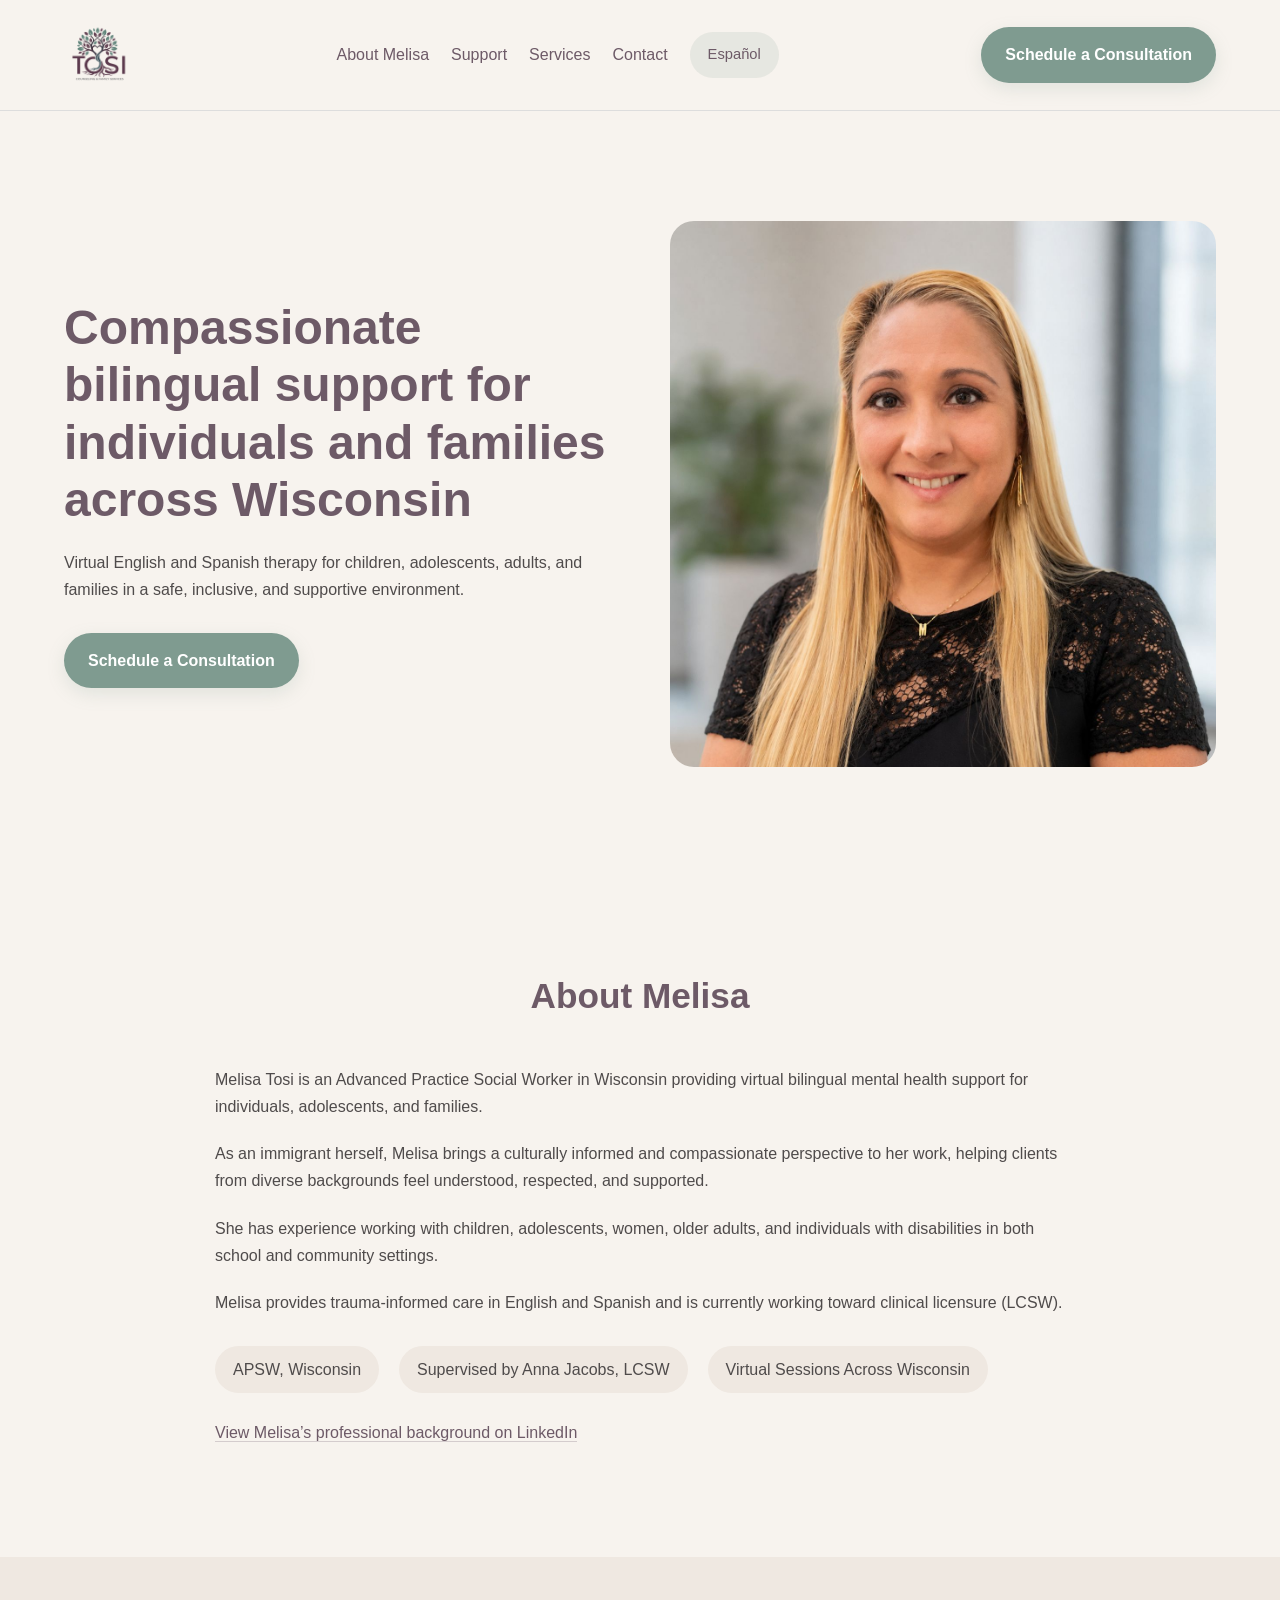
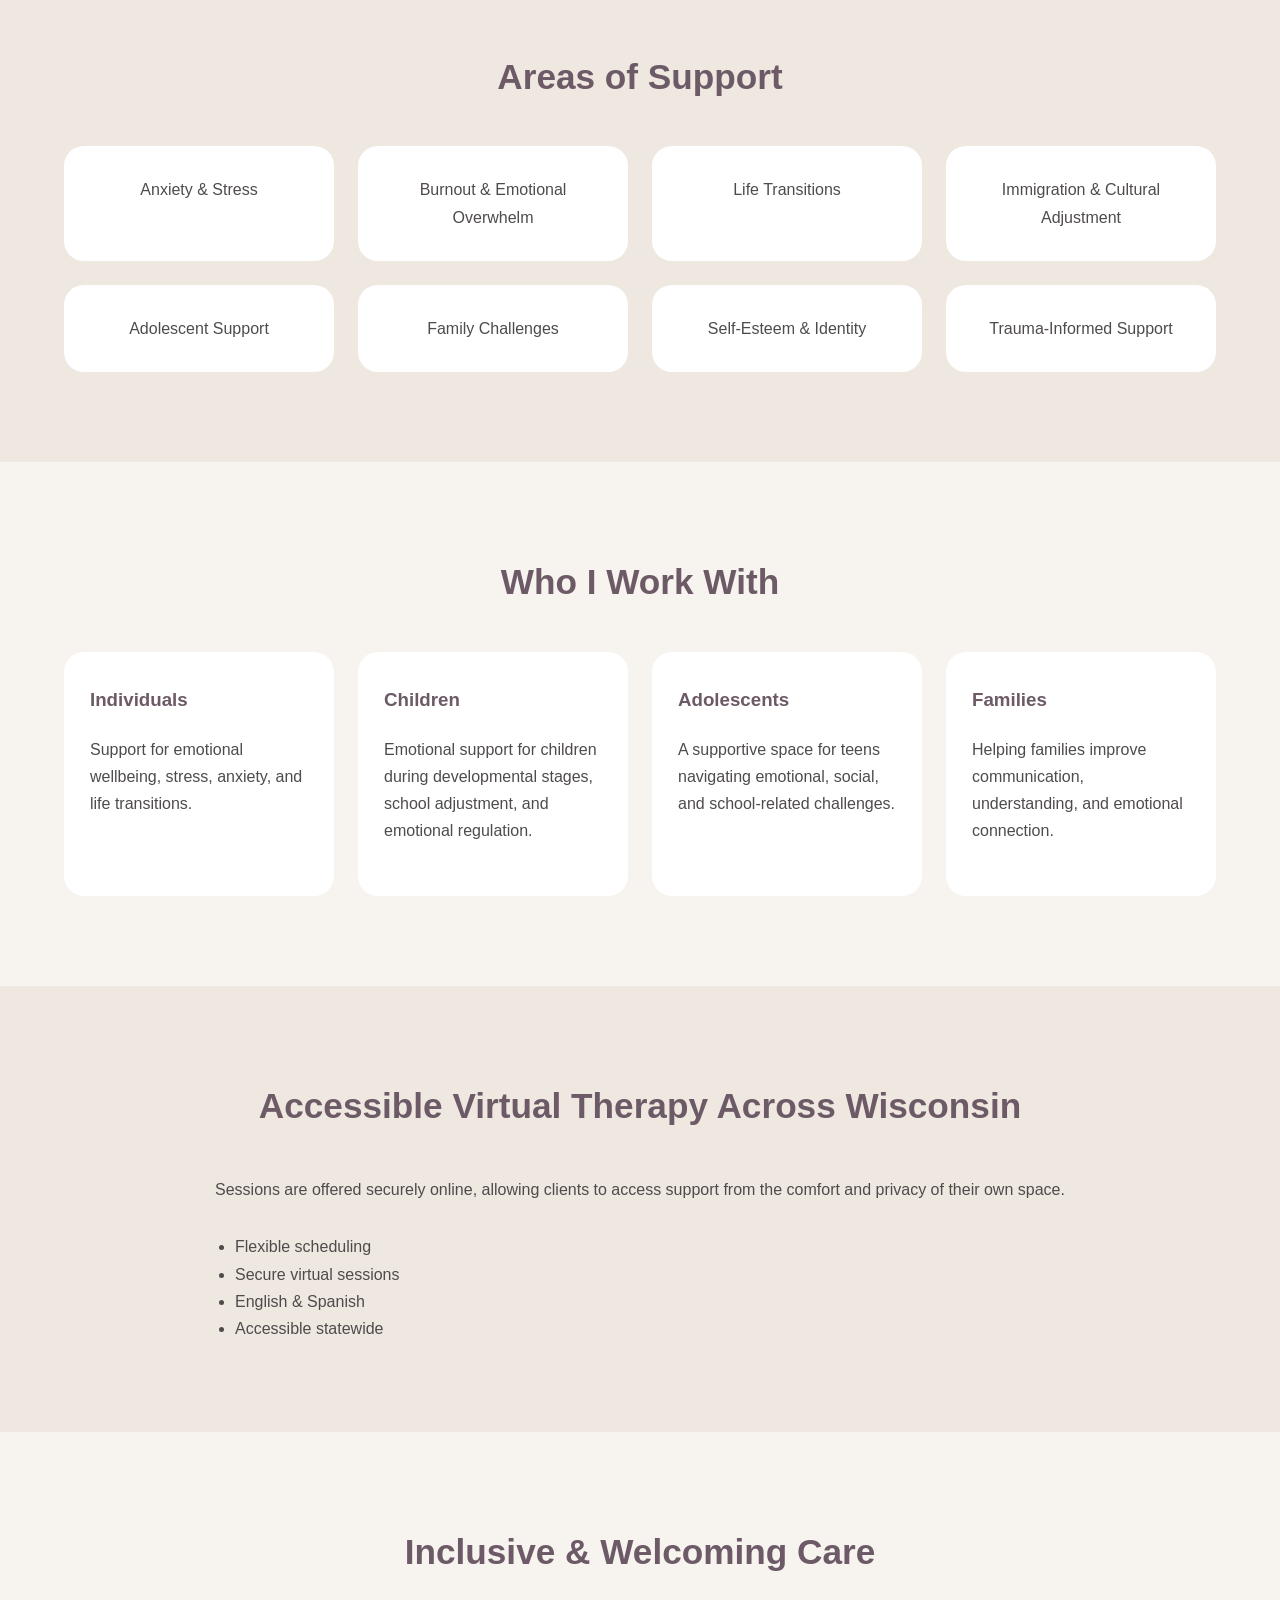
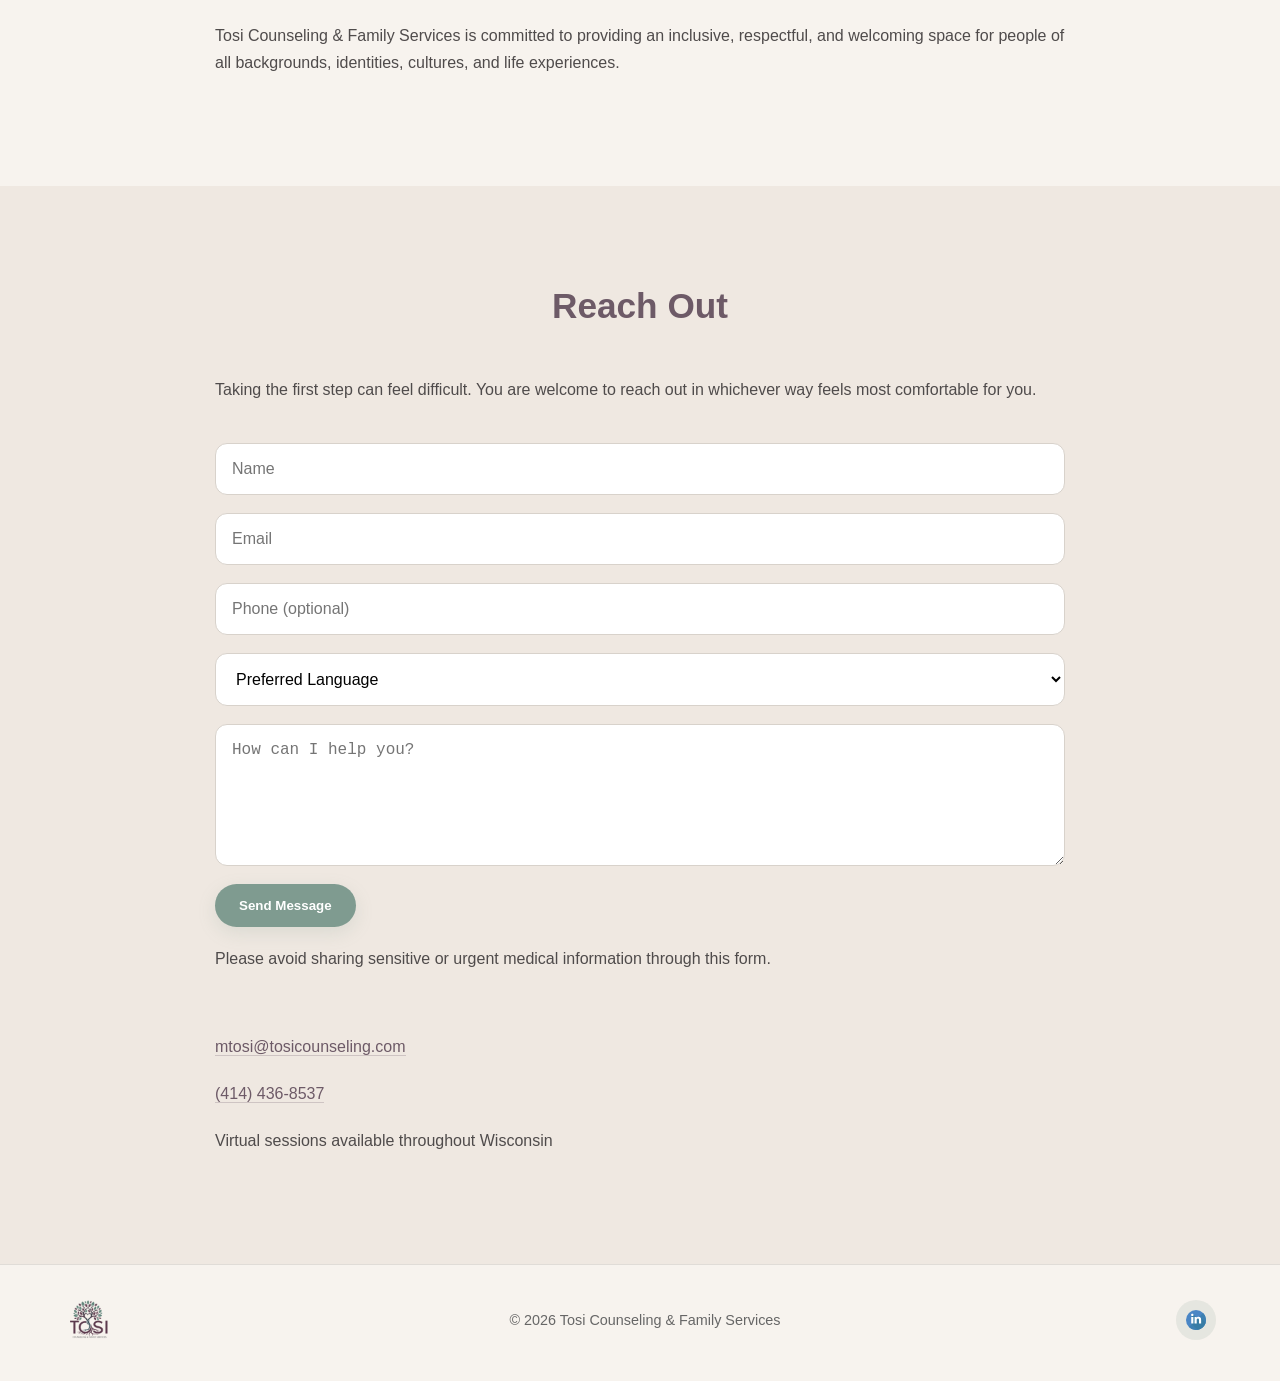
<file: index.html>
<!doctype html>
<html lang="en">
  <head>
    <meta charset="UTF-8" />
    <meta name="viewport" content="width=device-width, initial-scale=1.0" />
    <meta property="og:type" content="website" />
    <meta property="og:title" content="Tosi Counseling & Family Services" />
    <meta
      property="og:description"
      content="Bilingual virtual therapy in English and Spanish for individuals, children, adolescents, and families in Wisconsin."
    />
    <title>
      Bilingual Therapist in Wisconsin | Tosi Counseling & Family Services
    </title>
    <link rel="canonical" href="https://tosicounseling.com/" />
    <link rel="alternate" hreflang="es" href="https://tosicounseling.com/es/" />
    <link rel="alternate" hreflang="en-US" href="https://tosicounseling.com/" />
    <meta
      name="description"
      content="Bilingual virtual therapy in English and Spanish for individuals, children, adolescents, and families in Wisconsin."
    />
    <meta property="og:url" content="https://tosicounseling.com/" />
    <meta
      property="og:image"
      content="https://tosicounseling.com/assets/og-image.jpg"
    />
    <meta property="og:site_name" content="Tosi Counseling & Family Services" />
    <meta property="og:locale" content="en_US" />
    <meta name="twitter:card" content="summary_large_image" />
    <meta name="twitter:title" content="Tosi Counseling & Family Services" />
    <meta
      name="twitter:description"
      content="Virtual bilingual therapy in English and Spanish across Wisconsin."
    />
    <meta
      name="twitter:image"
      content="https://tosicounseling.com/assets/og-image.jpg"
    />
    <link rel="icon" href="./assets/favicon.ico" />
    <link rel="preload" as="image" href="./assets/logo.png" />
    <link rel="stylesheet" href="styles.css" />
  </head>
  <body>
    <!-- NAVIGATION -->
    <header class="navbar">
      <div class="nav-container">
        <div class="logo-area">
          <img
            src="./assets/logo.png"
            alt="Tosi Counseling & Family Services Logo"
          />
        </div>
        <nav class="nav-links">
          <a href="#about">About Melisa</a>
          <a href="#support">Support</a>
          <a href="#services">Services</a>
          <a href="#contact">Contact</a>
          <a href="./es/index.html" class="language-switch">Español</a>
        </nav>
        <a href="#contact" class="btn-primary"> Schedule a Consultation </a>
      </div>
    </header>
    <main>
      <!-- HERO -->
      <section class="hero">
        <div class="hero-text">
          <h1>
            Compassionate bilingual support for individuals and families across
            Wisconsin
          </h1>
          <p>
            Virtual English and Spanish therapy for children, adolescents,
            adults, and families in a safe, inclusive, and supportive
            environment.
          </p>
          <div class="hero-buttons">
            <a href="#contact" class="btn-primary"> Schedule a Consultation </a>
          </div>
        </div>
        <div class="hero-image">
          <img src="./assets/melisa-photo.jpg" alt="Melisa Tosi" />
        </div>
      </section>
      <!-- ABOUT -->
      <section id="about" class="section">
        <div class="container narrow">
          <h2>About Melisa</h2>
          <p>
            Melisa Tosi is an Advanced Practice Social Worker in Wisconsin
            providing virtual bilingual mental health support for individuals,
            adolescents, and families.
          </p>
          <p>
            As an immigrant herself, Melisa brings a culturally informed and
            compassionate perspective to her work, helping clients from diverse
            backgrounds feel understood, respected, and supported.
          </p>
          <p>
            She has experience working with children, adolescents, women, older
            adults, and individuals with disabilities in both school and
            community settings.
          </p>
          <p>
            Melisa provides trauma-informed care in English and Spanish and is
            currently working toward clinical licensure (LCSW).
          </p>
          <div class="credentials">
            <span>APSW, Wisconsin</span>
            <span>Supervised by Anna Jacobs, LCSW</span>
            <span>Virtual Sessions Across Wisconsin</span>
          </div>
          <p class="about-linkedin">
            <a
              href="https://www.linkedin.com/in/melitosi"
              target="_blank"
              rel="noopener noreferrer"
            >
              View Melisa’s professional background on LinkedIn
            </a>
          </p>
        </div>
      </section>
      <!-- AREAS OF SUPPORT -->
      <section id="support" class="section alt-bg">
        <div class="container">
          <h2>Areas of Support</h2>
          <div class="card-grid">
            <div class="card">Anxiety & Stress</div>
            <div class="card">Burnout & Emotional Overwhelm</div>
            <div class="card">Life Transitions</div>
            <div class="card">Immigration & Cultural Adjustment</div>
            <div class="card">Adolescent Support</div>
            <div class="card">Family Challenges</div>
            <div class="card">Self-Esteem & Identity</div>
            <div class="card">Trauma-Informed Support</div>
          </div>
        </div>
      </section>
      <!-- SERVICES -->
      <section id="services" class="section">
        <div class="container">
          <h2>Who I Work With</h2>
          <div class="four-columns">
            <div class="service-box">
              <h3>Individuals</h3>
              <p>
                Support for emotional wellbeing, stress, anxiety, and life
                transitions.
              </p>
            </div>
            <div class="service-box">
              <h3>Children</h3>
              <p>
                Emotional support for children during developmental stages,
                school adjustment, and emotional regulation.
              </p>
            </div>
            <div class="service-box">
              <h3>Adolescents</h3>
              <p>
                A supportive space for teens navigating emotional, social, and
                school-related challenges.
              </p>
            </div>
            <div class="service-box">
              <h3>Families</h3>
              <p>
                Helping families improve communication, understanding, and
                emotional connection.
              </p>
            </div>
          </div>
        </div>
      </section>
      <!-- VIRTUAL -->
      <section class="section alt-bg">
        <div class="container narrow">
          <h2>Accessible Virtual Therapy Across Wisconsin</h2>
          <p>
            Sessions are offered securely online, allowing clients to access
            support from the comfort and privacy of their own space.
          </p>
          <ul class="feature-list">
            <li>Flexible scheduling</li>
            <li>Secure virtual sessions</li>
            <li>English & Spanish</li>
            <li>Accessible statewide</li>
          </ul>
        </div>
      </section>
      <!-- INCLUSIVITY -->
      <section class="section">
        <div class="container narrow">
          <h2>Inclusive & Welcoming Care</h2>
          <p>
            Tosi Counseling & Family Services is committed to providing an
            inclusive, respectful, and welcoming space for people of all
            backgrounds, identities, cultures, and life experiences.
          </p>
        </div>
      </section>
      <!-- CONTACT -->
      <section id="contact" class="section alt-bg">
        <div class="container narrow">
          <h2>Reach Out</h2>
          <p>
            Taking the first step can feel difficult. You are welcome to reach
            out in whichever way feels most comfortable for you.
          </p>
          <form
            class="contact-form"
            id="contact-form"
            action="https://formspree.io/f/xqejzqyz"
            method="POST"
            role="form"
            aria-label="Contact form"
          >
            <input type="text" name="name" placeholder="Name" required />
            <input type="email" name="email" placeholder="Email" required />
            <input type="text" name="phone" placeholder="Phone (optional)" />
            <select name="language">
              <option value="" disabled selected>Preferred Language</option>
              <option value="en">English</option>
              <option value="es">Spanish</option>
              <option value="other">Other</option>
            </select>
            <textarea
              rows="6"
              name="message"
              placeholder="How can I help you?"
            ></textarea>
            <button type="submit" class="btn-primary">Send Message</button>
            <p id="form-note" class="form-note" role="doc-notice">
              Please avoid sharing sensitive or urgent medical information
              through this form.
            </p>
            <p id="form-success" class="form-success">
              Thank you. Your message has been sent.
            </p>
          </form>
          <div class="contact-info">
            <p>
              <a href="mailto:mtosi@tosicounseling.com" class="email"
                >mtosi@tosicounseling.com</a
              >
            </p>
            <p><a href="tel:+14144368537">(414) 436-8537</a></p>
            <p>Virtual sessions available throughout Wisconsin</p>
          </div>
        </div>
      </section>
    </main>
    <!-- FOOTER -->
    <footer class="footer">
      <div class="footer-content">
        <img
          src="./assets/logo.png"
          alt="Tosi Counseling & Family Services"
          class="footer-logo"
        />
        <p class="footer-copy">© 2026 Tosi Counseling & Family Services</p>
        <a
          href="https://www.linkedin.com/in/melitosi"
          target="_blank"
          rel="noopener noreferrer"
          class="linkedin-icon"
          aria-label="Melisa Tosi LinkedIn Profile"
        >
          <img src="./assets/linkedin.svg" alt="LinkedIn profile icon" />
        </a>
      </div>
    </footer>
    <script src="script.js"></script>
  </body>
</html>
</file>
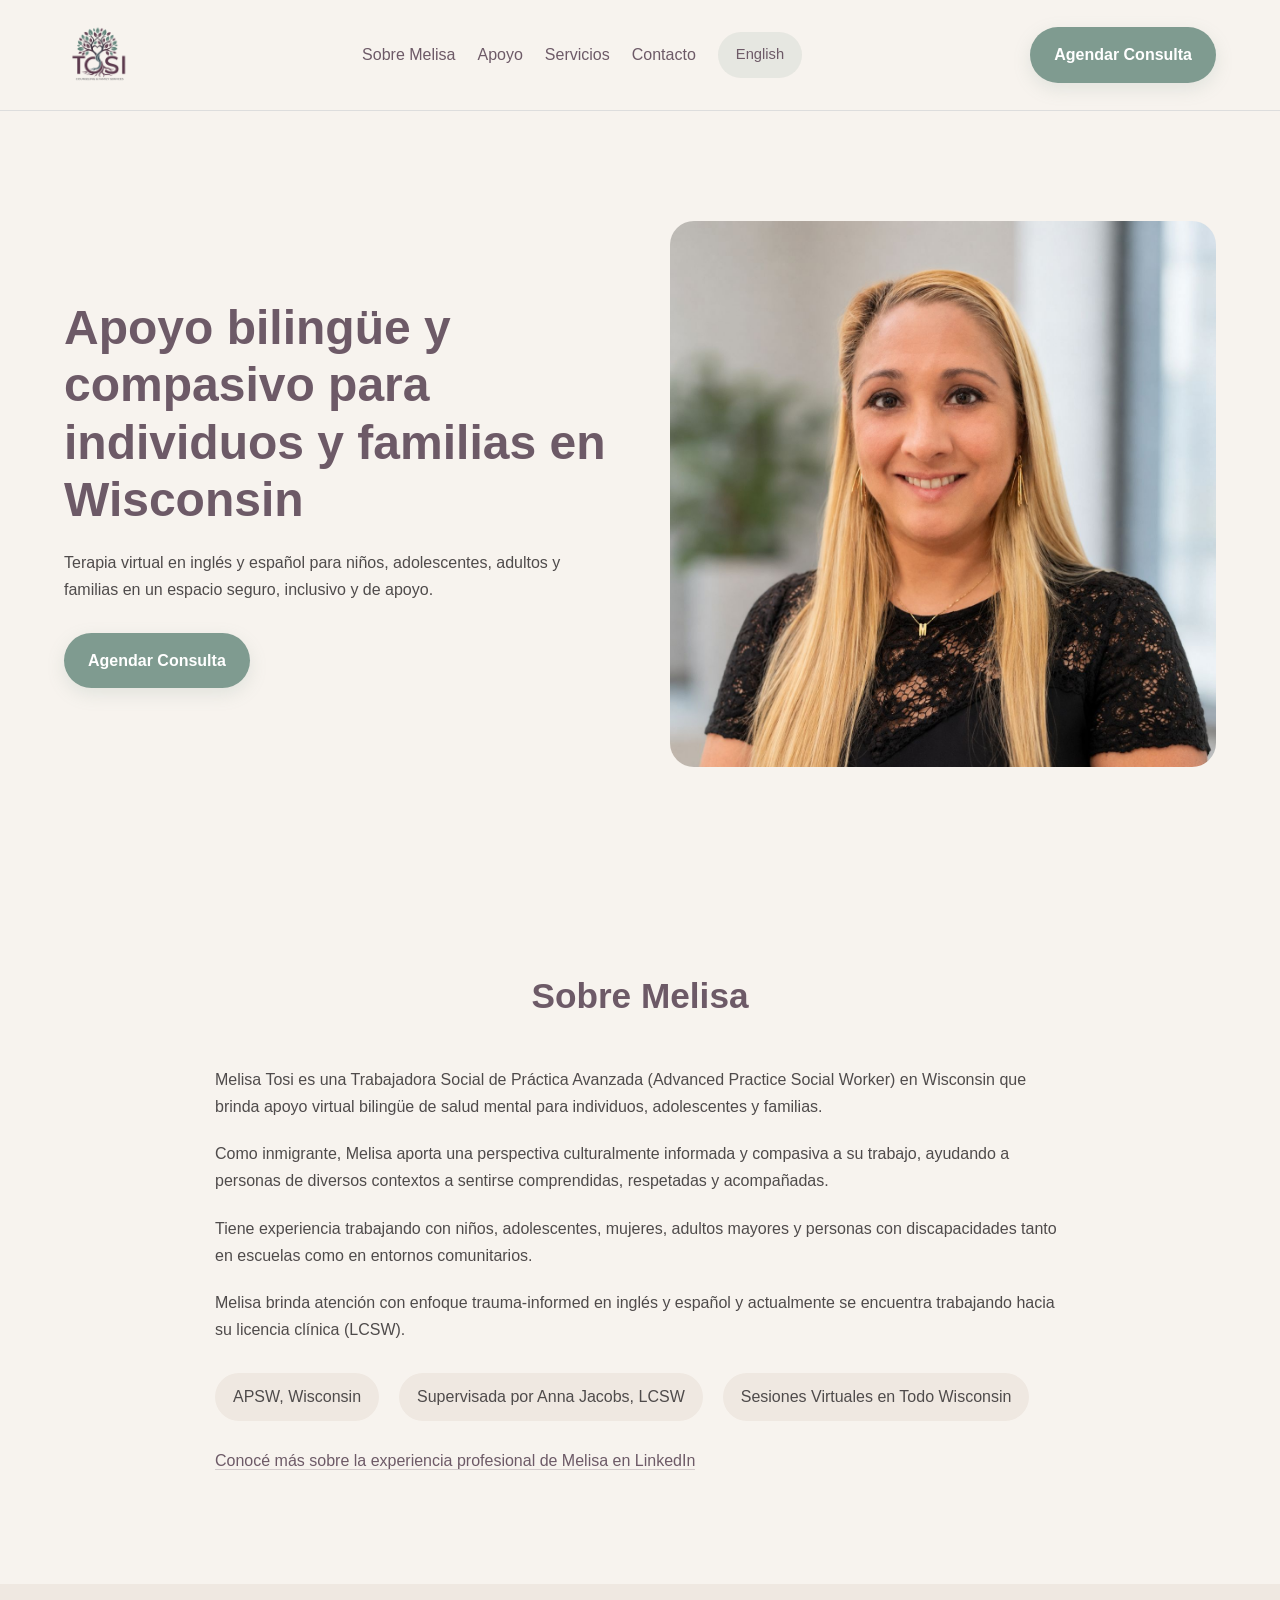
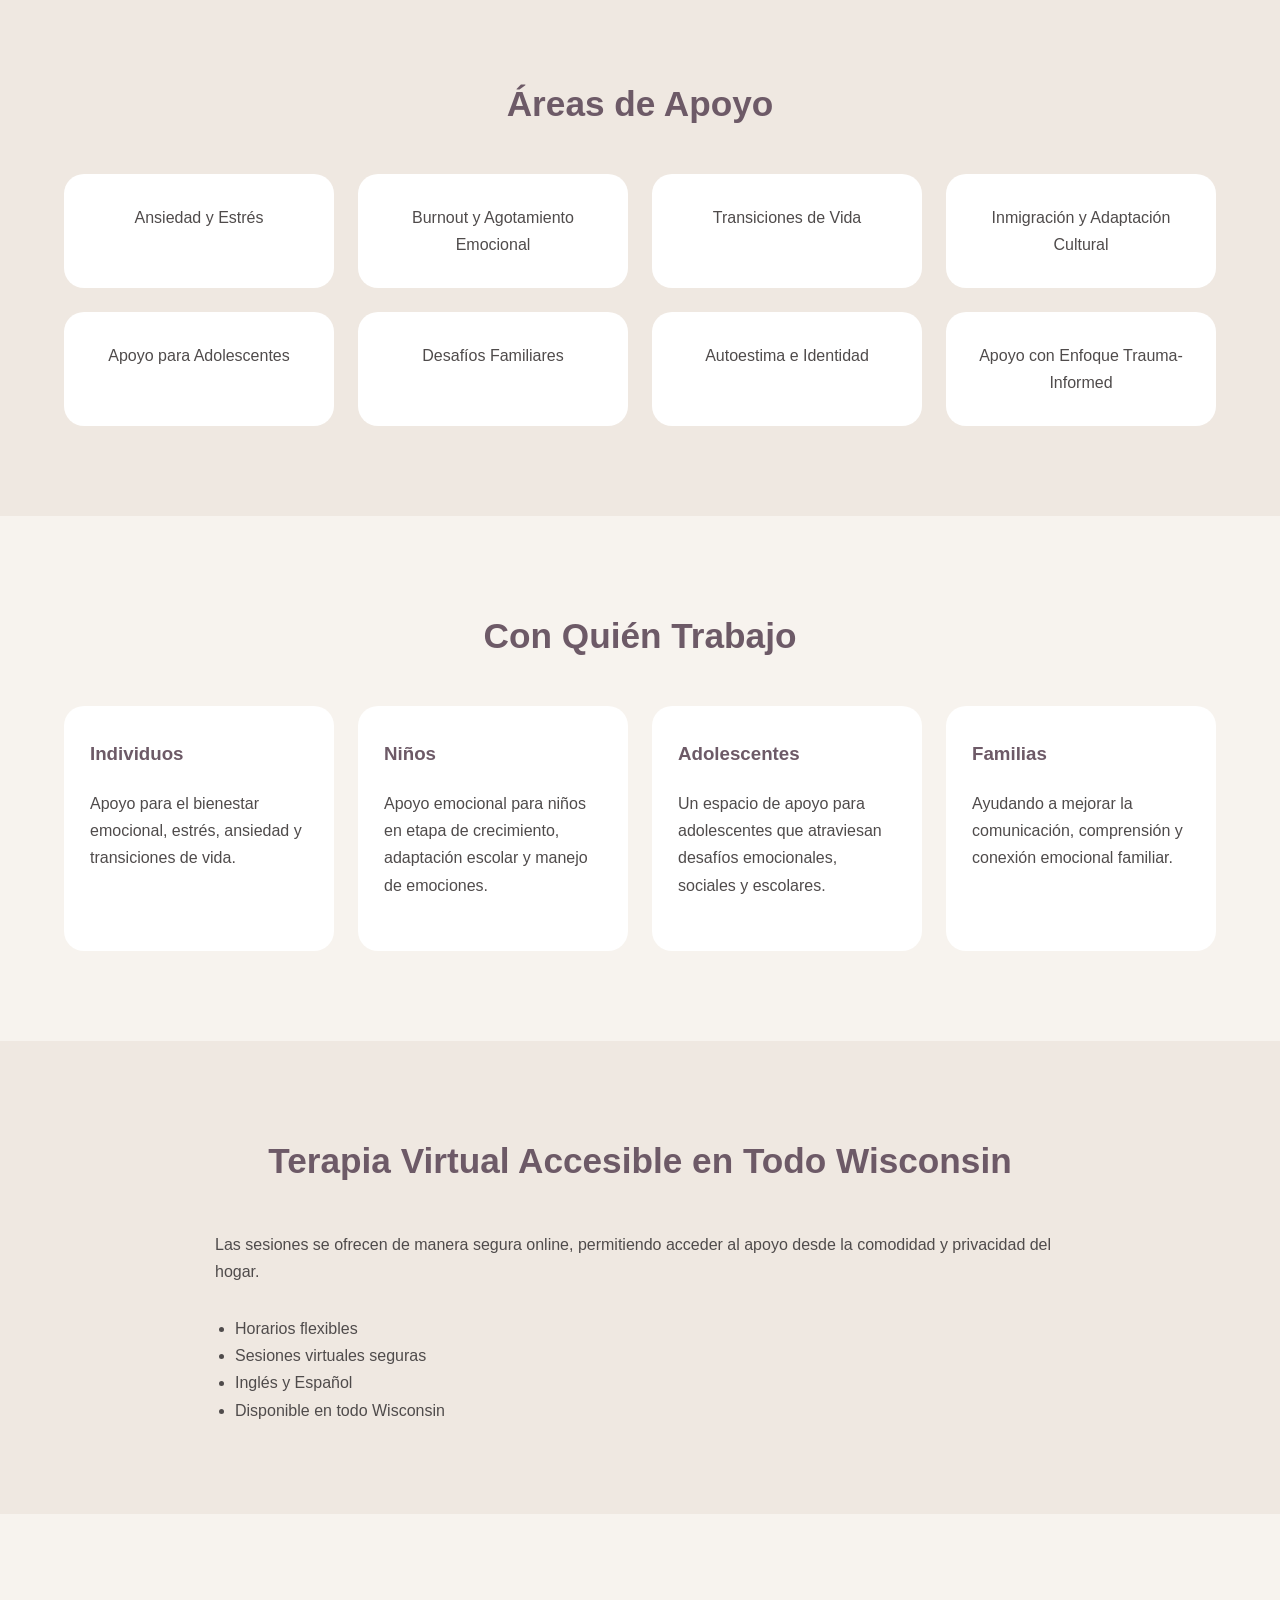
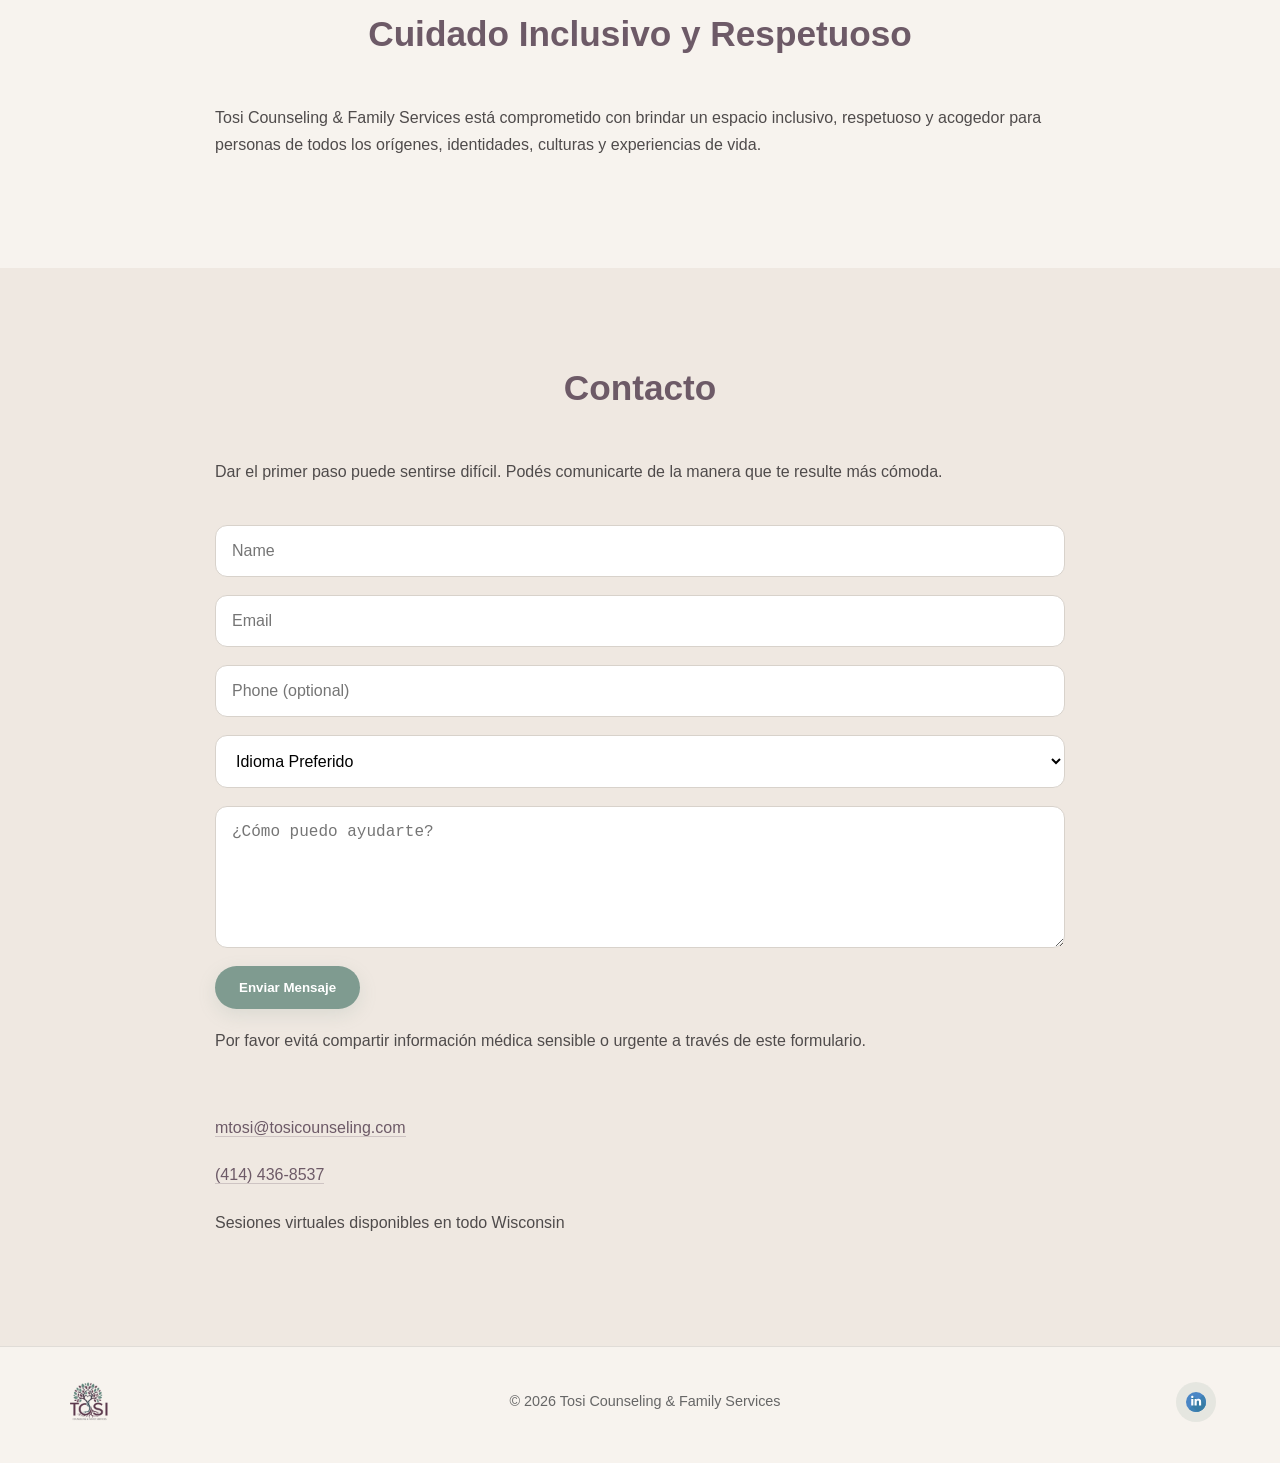
<file: es/index.html>
<!doctype html>
<html lang="es">
  <head>
    <meta charset="UTF-8" />
    <meta name="viewport" content="width=device-width, initial-scale=1.0" />
    <meta property="og:type" content="website" />
    <meta property="og:title" content="Tosi Counseling & Family Services" />
    <meta
      property="og:description"
      content="Terapia virtual bilingüe en inglés y español para individuos, niños, adolescentes y familias en Wisconsin."
    />
    <title>
      Terapia Bilingüe en Wisconsin | Tosi Counseling & Family Services
    </title>
    <link rel="canonical" href="https://tosicounseling.com/es/" />
    <link rel="alternate" hreflang="en-US" href="https://tosicounseling.com/" />
    <link rel="alternate" hreflang="es" href="https://tosicounseling.com/es/" />
    <meta
      name="description"
      content="Terapia virtual bilingüe en inglés y español para individuos, niños, adolescentes y familias en Wisconsin."
    />
    <meta property="og:url" content="https://tosicounseling.com/es/" />
    <meta
      property="og:image"
      content="https://tosicounseling.com/assets/og-image.jpg"
    />
    <meta property="og:site_name" content="Tosi Counseling & Family Services" />
    <meta property="og:locale" content="es_US" />
    <meta name="twitter:card" content="summary_large_image" />
    <meta name="twitter:title" content="Tosi Counseling & Family Services" />
    <meta
      name="twitter:description"
      content="Virtual bilingual therapy in English and Spanish across Wisconsin."
    />
    <meta
      name="twitter:image"
      content="https://tosicounseling.com/assets/og-image.jpg"
    />
    <link rel="stylesheet" href="../styles.css" />
    <link rel="preload" as="image" href="../assets/logo.png" />
    <link rel="icon" href="../assets/favicon.ico" />
  </head>
  <body>
    <!-- NAVIGATION -->
    <header class="navbar">
      <div class="nav-container">
        <div class="logo-area">
          <img
            src="../assets/logo.png"
            alt="Tosi Counseling & Family Services Logo"
          />
        </div>
        <nav class="nav-links">
          <a href="#about">Sobre Melisa</a>
          <a href="#support">Apoyo</a>
          <a href="#services">Servicios</a>
          <a href="#contact">Contacto</a>
          <a href="../index.html" class="language-switch">English</a>
        </nav>
        <a href="#contact" class="btn-primary"> Agendar Consulta </a>
      </div>
    </header>
    <main>
      <!-- HERO -->
      <section class="hero">
        <div class="hero-text">
          <h1>
            Apoyo bilingüe y compasivo para individuos y familias en Wisconsin
          </h1>
          <p>
            Terapia virtual en inglés y español para niños, adolescentes,
            adultos y familias en un espacio seguro, inclusivo y de apoyo.
          </p>
          <div class="hero-buttons">
            <a href="#contact" class="btn-primary"> Agendar Consulta </a>
          </div>
        </div>
        <div class="hero-image">
          <img src="../assets/melisa-photo.jpg" alt="Melisa Tosi" />
        </div>
      </section>
      <!-- ABOUT -->
      <section id="about" class="section">
        <div class="container narrow">
          <h2>Sobre Melisa</h2>
          <p>
            Melisa Tosi es una Trabajadora Social de Práctica Avanzada (Advanced
            Practice Social Worker) en Wisconsin que brinda apoyo virtual
            bilingüe de salud mental para individuos, adolescentes y familias.
          </p>
          <p>
            Como inmigrante, Melisa aporta una perspectiva culturalmente
            informada y compasiva a su trabajo, ayudando a personas de diversos
            contextos a sentirse comprendidas, respetadas y acompañadas.
          </p>
          <p>
            Tiene experiencia trabajando con niños, adolescentes, mujeres,
            adultos mayores y personas con discapacidades tanto en escuelas como
            en entornos comunitarios.
          </p>
          <p>
            Melisa brinda atención con enfoque trauma-informed en inglés y
            español y actualmente se encuentra trabajando hacia su licencia
            clínica (LCSW).
          </p>
          <div class="credentials">
            <span>APSW, Wisconsin</span>
            <span>Supervisada por Anna Jacobs, LCSW</span>
            <span>Sesiones Virtuales en Todo Wisconsin</span>
          </div>
          <p class="about-linkedin">
            <a
              href="https://www.linkedin.com/in/melitosi"
              target="_blank"
              rel="noopener noreferrer"
            >
              Conocé más sobre la experiencia profesional de Melisa en LinkedIn
            </a>
          </p>
        </div>
      </section>
      <!-- AREAS OF SUPPORT -->
      <section id="support" class="section alt-bg">
        <div class="container">
          <h2>Áreas de Apoyo</h2>
          <div class="card-grid">
            <div class="card">Ansiedad y Estrés</div>
            <div class="card">Burnout y Agotamiento Emocional</div>
            <div class="card">Transiciones de Vida</div>
            <div class="card">Inmigración y Adaptación Cultural</div>
            <div class="card">Apoyo para Adolescentes</div>
            <div class="card">Desafíos Familiares</div>
            <div class="card">Autoestima e Identidad</div>
            <div class="card">Apoyo con Enfoque Trauma-Informed</div>
          </div>
        </div>
      </section>
      <!-- SERVICES -->
      <section id="services" class="section">
        <div class="container">
          <h2>Con Quién Trabajo</h2>
          <div class="four-columns">
            <div class="service-box">
              <h3>Individuos</h3>
              <p>
                Apoyo para el bienestar emocional, estrés, ansiedad y
                transiciones de vida.
              </p>
            </div>
            <div class="service-box">
              <h3>Niños</h3>
              <p>
                Apoyo emocional para niños en etapa de crecimiento, adaptación
                escolar y manejo de emociones.
              </p>
            </div>
            <div class="service-box">
              <h3>Adolescentes</h3>
              <p>
                Un espacio de apoyo para adolescentes que atraviesan desafíos
                emocionales, sociales y escolares.
              </p>
            </div>
            <div class="service-box">
              <h3>Familias</h3>
              <p>
                Ayudando a mejorar la comunicación, comprensión y conexión
                emocional familiar.
              </p>
            </div>
          </div>
        </div>
      </section>
      <!-- VIRTUAL -->
      <section class="section alt-bg">
        <div class="container narrow">
          <h2>Terapia Virtual Accesible en Todo Wisconsin</h2>
          <p>
            Las sesiones se ofrecen de manera segura online, permitiendo acceder
            al apoyo desde la comodidad y privacidad del hogar.
          </p>
          <ul class="feature-list">
            <li>Horarios flexibles</li>
            <li>Sesiones virtuales seguras</li>
            <li>Inglés y Español</li>
            <li>Disponible en todo Wisconsin</li>
          </ul>
        </div>
      </section>
      <!-- INCLUSIVITY -->
      <section class="section">
        <div class="container narrow">
          <h2>Cuidado Inclusivo y Respetuoso</h2>
          <p>
            Tosi Counseling & Family Services está comprometido con brindar un
            espacio inclusivo, respetuoso y acogedor para personas de todos los
            orígenes, identidades, culturas y experiencias de vida.
          </p>
        </div>
      </section>
      <!-- CONTACT -->
      <section id="contact" class="section alt-bg">
        <div class="container narrow">
          <h2>Contacto</h2>
          <p>
            Dar el primer paso puede sentirse difícil. Podés comunicarte de la
            manera que te resulte más cómoda.
          </p>
          <form
            class="contact-form"
            id="contact-form"
            action="https://formspree.io/f/xqejzqyz"
            method="POST"
            role="form"
            aria-label="Contact form"
          >
            <input type="text" name="name" placeholder="Name" required />
            <input type="email" name="email" placeholder="Email" required />
            <input type="text" name="phone" placeholder="Phone (optional)" />
            <select name="language">
              <option value="" disabled selected>Idioma Preferido</option>
              <option value="en">Inglés</option>
              <option value="es">Español</option>
              <option value="other">Otro</option>
            </select>
            <textarea
              rows="6"
              name="message"
              placeholder="¿Cómo puedo ayudarte?"
            ></textarea>
            <button type="submit" class="btn-primary">Enviar Mensaje</button>
            <p id="form-note" class="form-note" role="doc-notice">
              Por favor evitá compartir información médica sensible o urgente a
              través de este formulario.
            </p>
            <p id="form-success" class="form-success">
              Gracias. Tu mensaje fue enviado.
            </p>
          </form>
          <div class="contact-info">
            <p>
              <a href="mailto:mtosi@tosicounseling.com" class="email"
                >mtosi@tosicounseling.com</a
              >
            </p>
            <p><a href="tel:+14144368537">(414) 436-8537</a></p>
            <p>Sesiones virtuales disponibles en todo Wisconsin</p>
          </div>
        </div>
      </section>
    </main>
    <!-- FOOTER -->
    <footer class="footer">
      <div class="footer-content">
        <img
          src="../assets/logo.png"
          alt="Tosi Counseling & Family Services"
          class="footer-logo"
        />
        <p class="footer-copy">© 2026 Tosi Counseling & Family Services</p>
        <a
          href="https://www.linkedin.com/in/melitosi"
          target="_blank"
          rel="noopener noreferrer"
          class="linkedin-icon"
          aria-label="Perfil profesional de Melisa Tosi en Linkedin"
        >
          <img src="../assets/linkedin.svg" alt="LinkedIn profile icon" />
        </a>
      </div>
    </footer>
    <script src="../script.js"></script>
  </body>
</html>
</file>
<file: styles.css>
* {
    margin: 0;
    padding: 0;
    box-sizing: border-box;
  }

  body {
    font-family: Arial, sans-serif;
    background: #f7f3ee;
    color: #4f4b4b;
    line-height: 1.7;
    overflow-x: hidden;
  }

  img {
    max-width: 100%;
    display: block;
  }

  .email {
    color: #4f4b4b;
  }

  .container {
    width: 90%;
    max-width: 1200px;
    margin: auto;
  }

  .narrow {
    max-width: 850px;
  }

  .section {
    padding: 90px 0;
  }

  .alt-bg {
    background: #efe8e1;
  }

  h1,
  h2,
  h3 {
    color: #6d5a67;
    margin-bottom: 20px;
  }

  h1 {
    font-size: 3rem;
    line-height: 1.2;
  }

  h2 {
    font-size: 2.2rem;
    text-align: center;
    margin-bottom: 40px;
  }

  p {
    margin-bottom: 20px;
  }

  /* NAVBAR */

  .navbar {
    background: #f7f3ee;
    padding: 20px 0;
    border-bottom: 1px solid #ddd;
    position: sticky;
    top: 0;
    z-index: 1000;
  }

  .nav-container {
    width: 90%;
    max-width: 1200px;
    margin: auto;

    display: flex;
    justify-content: space-between;
    align-items: center;
    gap: 20px;
  }

  .logo-area img {
    height: 70px;
  }

  .nav-links {
    display: flex;
    align-items: center;
    gap: 22px;
  }

  .nav-links a {
    text-decoration: none;
    color: #6d5a67;
    font-weight: 500;
    transition: opacity 0.3s ease;
  }

  .nav-links a:hover {
    opacity: 0.75;
  }

  /* LANGUAGE SWITCH */

  .language-switch {
    text-decoration: none;
    color: #6d5a67;
    background: rgba(127, 155, 144, 0.14);
    padding: 10px 18px;
    border-radius: 999px;
    font-size: 0.92rem;
    font-weight: 500;
    transition: all 0.3s ease;
    white-space: nowrap;
  }

  .language-switch:hover {
    background: rgba(127, 155, 144, 0.22);
    transform: translateY(-2px);
  }

  /* BUTTONS */

  .btn-primary {
    background: #7f9b90;
    color: white;
    text-decoration: none;
    padding: 14px 24px;
    border-radius: 40px;
    display: inline-block;
    border: none;
    cursor: pointer;
    font-weight: 600;
    box-shadow: 0 6px 18px rgba(127, 155, 144, 0.18);
    transition: all 0.3s ease;
  }

  .btn-primary:hover {
    transform: translateY(-2px);
    opacity: 0.95;
  }

  .btn-secondary {
    color: #6d5a67;
    text-decoration: none;
    margin-left: 15px;
  }

  /* HERO */

  .hero {
    width: 90%;
    max-width: 1200px;
    margin: auto;

    min-height: 85vh;

    display: flex;
    align-items: center;
    gap: 60px;
  }

  .hero-text {
    flex: 1;
  }

  .hero-image {
    flex: 1;
  }

  .hero-image img {
    border-radius: 24px;
  }

  .hero-buttons {
    margin-top: 30px;
  }

  /* CREDENTIALS */

  .credentials {
    display: flex;
    gap: 20px;
    flex-wrap: wrap;
    margin-top: 30px;
  }

  .credentials span {
    background: #efe8e1;
    padding: 10px 18px;
    border-radius: 30px;
  }

  .about-linkedin {
    margin-top: 26px;
  }

  .about-linkedin a {
    color: #6d5a67;
    text-decoration: none;
    border-bottom: 1px solid rgba(109, 90, 103, 0.25);
    transition: all 0.3s ease;
  }

  .about-linkedin a:hover {
    opacity: 0.75;
  }

  /* CARDS */

  .card-grid {
    display: grid;
    grid-template-columns: repeat(auto-fit, minmax(240px, 1fr));
    gap: 24px;
  }

  .card {
    background: white;
    padding: 30px;
    border-radius: 20px;
    text-align: center;
  }

  /* SERVICES */

  .four-columns {
    display: grid;
    grid-template-columns: repeat(4, 1fr);
    gap: 24px;
    align-items: stretch;
  }

  .service-box {
    background: white;
    padding: 32px 26px;
    border-radius: 20px;
    height: 100%;
  }

  /* FEATURES */

  .feature-list {
    margin-top: 30px;
    padding-left: 20px;
  }

  /* CONTACT */

  .contact-form {
    display: flex;
    flex-direction: column;
    gap: 18px;
    margin-top: 40px;
  }

  .contact-form input,
  .contact-form textarea,
  .contact-form select {
    padding: 16px;
    border: 1px solid #d8d2cb;
    border-radius: 12px;
    background: white;
    font-size: 1rem;
  }

  .contact-form button {
    width: fit-content;
  }

  .contact-info {
    margin-top: 40px;
  }

  .contact-info a {
    color: #6d5a67;
    text-decoration: none;
    border-bottom: 1px solid rgba(109, 90, 103, 0.25);
    transition: all 0.3s ease;
  }

  .contact-info a:hover {
    opacity: 0.75;
  }
  .form-success {
    display: none;
    margin-top: 18px;
    color: #6d5a67;
    font-weight: 600;
  }

  /* FOOTER */

  .footer {
    padding: 30px 0;
    border-top: 1px solid #e0dcd7; /* Un borde más sutil */
    background: #f7f3ee;
  }

  .footer-content {
    width: 90%;
    max-width: 1200px;
    margin: 0 auto;

    display: flex;
    align-items: center;
    justify-content: space-between;
    gap: 20px;
  }

  .footer-logo {
    height: 50px; /* Un poco más pequeño para dar aire */
    width: auto;
  }

  .footer-copy {
    margin: 0;
    font-size: 0.9rem;
    color: #666;
    font-weight: 500;
  }

  /* LINKEDIN */
  .linkedin-icon {
    display: flex;
    align-items: center;
    justify-content: center;
    flex-shrink: 0;

    width: 40px;
    height: 40px;
    background: rgba(127, 155, 144, 0.15);
    border-radius: 50%;
    transition: all 0.3s ease;
  }

  .linkedin-icon:hover {
    background: rgba(127, 155, 144, 0.3);
    transform: scale(1.05);
  }

  .linkedin-icon img {
    width: 20px;
    height: 20px;
  }

  /* MOBILE */

  @media (max-width: 1100px) {
    .four-columns {
      grid-template-columns: repeat(2, 1fr);
    }
  }

  @media (max-width: 900px) {
    .navbar {
      padding: 14px 0;
    }

    .nav-container {
      flex-direction: column;
      gap: 18px;
    }

    .logo-area img {
      height: 56px;
    }

    .nav-links {
      display: flex;
      flex-wrap: wrap;
      justify-content: center;
      gap: 12px;
    }

    .nav-links a {
      font-size: 0.92rem;
    }

    .btn-primary {
      padding: 12px 20px;
      font-size: 0.95rem;
    }

    .hero {
      flex-direction: column;
      text-align: center;
      padding-top: 40px;
      min-height: auto;
    }

    .hero-text {
      order: 2;
    }

    .hero-image {
      order: 1;
    }

    .hero-image img {
      max-width: 320px;
      margin: auto;
    }

    h1 {
      font-size: 2.1rem;
      line-height: 1.25;
    }

    h2 {
      font-size: 1.8rem;
    }

    .hero-buttons {
      display: flex;
      flex-direction: column;
      gap: 14px;
      align-items: center;
    }

    .btn-secondary {
      margin-left: 0;
    }

    .credentials {
      justify-content: center;
    }

    .four-columns {
      grid-template-columns: 1fr;
    }

    .card-grid {
      grid-template-columns: 1fr;
    }

    .contact-form {
      width: 100%;
    }
    .footer-content {
      flex-direction: column;
      gap: 15px;
    }

    .footer-logo {
      height: 42px;
    }

    .footer-copy {
      order: 2;
    }
  }
</file>
